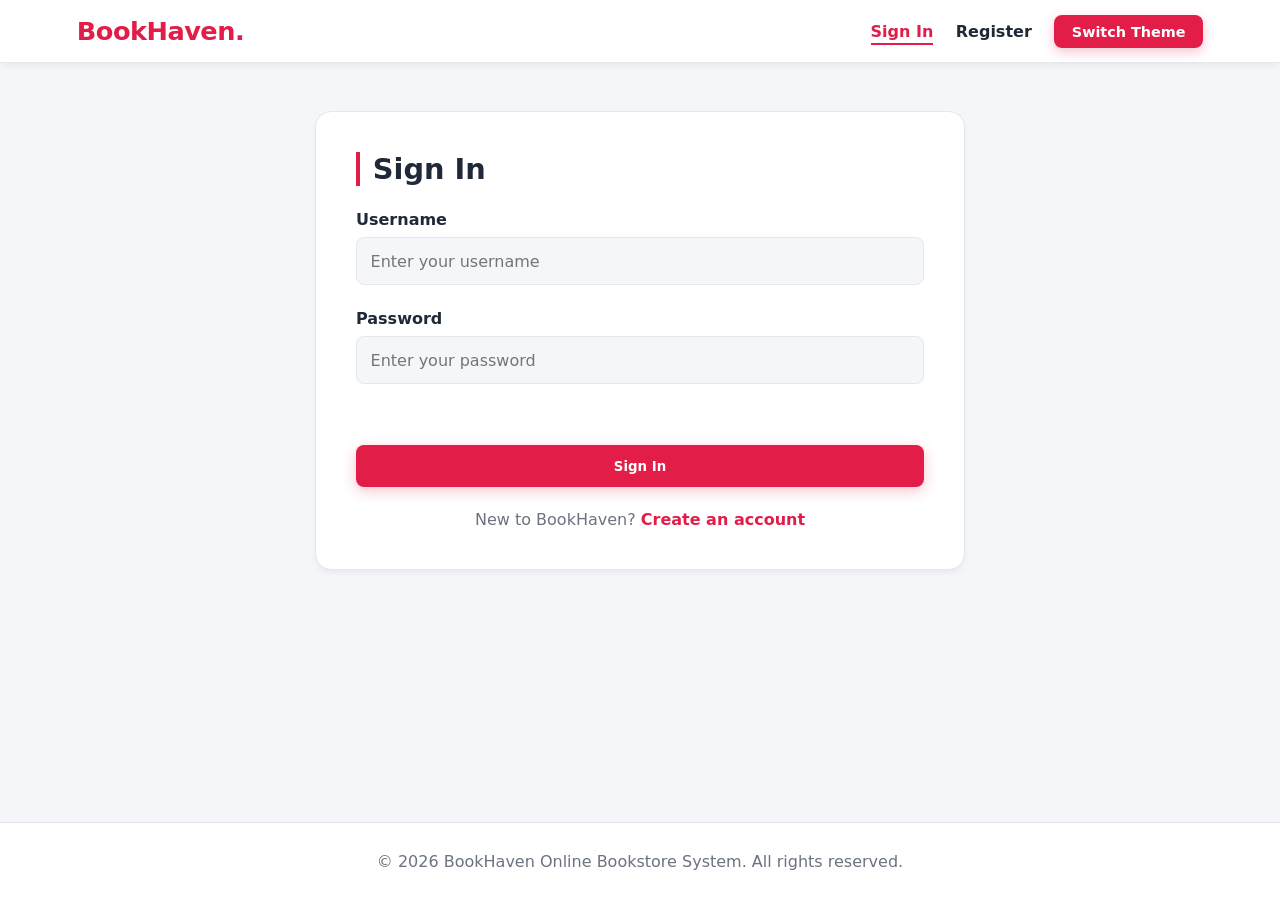
<file: index.html>
<!DOCTYPE html>
<html lang="en">
<head>
    <meta charset="UTF-8">
    <meta name="viewport" content="width=device-width, initial-scale=1.0">
    <title>BookHaven | Home</title>
    <link rel="stylesheet" href="style.css">
    <script src="auth.js"></script>
</head>
<body>
    <input type="checkbox" id="theme-toggle">

    <div class="page-wrapper">
        <header>
            <a href="index.html" class="logo">BookHaven.</a>
            <nav>
                <ul>
                    <li><a href="index.html" class="active">Home</a></li>
                    <li><a href="catalog.html">Catalog</a></li>
                    <li><a href="book-details.html">Book Details</a></li>
                    <li><a href="contact.html">Contact</a></li>
                    <li><a href="cart.html" class="cart-link">Shopping Cart <span class="cart-count empty">0</span></a></li>
                    <li><a href="track-order.html" class="track-link">Track Order</a></li>
                    <li><label for="theme-toggle" class="theme-btn">Switch Theme</label></li>
                </ul>
            </nav>
        </header>

        <main>
            <section class="hero">
                <h1>Discover Your Next <span>Great Read</span></h1>
                <p>Browse curated bestsellers, technical masterpieces, and timeless classics with instant availability tracking.</p>
                <div style="display: flex; gap: 1rem; justify-content: center; flex-wrap: wrap;">
                    <a href="catalog.html" class="btn-primary">Explore Catalog</a>
                    <a href="book-details.html" id="featured-link" class="btn-outline">Featured Book Details</a>
                </div>
            </section>

            <section class="features-bar">
                <div class="feature-item">
                    <h3>Fast Delivery</h3>
                    <p>Get your favorite books delivered to your doorstep within 48 hours.</p>
                </div>
                <div class="feature-item">
                    <h3>Live Inventory</h3>
                    <p>Real-time stock availability on every title in our catalog.</p>
                </div>
                <div class="feature-item">
                    <h3>Curated Selection</h3>
                    <p>Handpicked titles across programming, fiction, and self-growth.</p>
                </div>
            </section>

            <div class="section-header">
                <h2 class="section-title">Trending Books</h2>
                <a href="catalog.html" style="color: #e11d48; font-weight: 600; text-decoration: none;">View All &rarr;</a>
            </div>

            <div class="books-grid" id="trending-grid"></div>
        </main>

        <footer>
            <p>&copy; 2026 BookHaven Online Bookstore System. All rights reserved.</p>
        </footer>
    </div>
    <script src="bookhaven.js"></script>
</body>
</html>
</file>
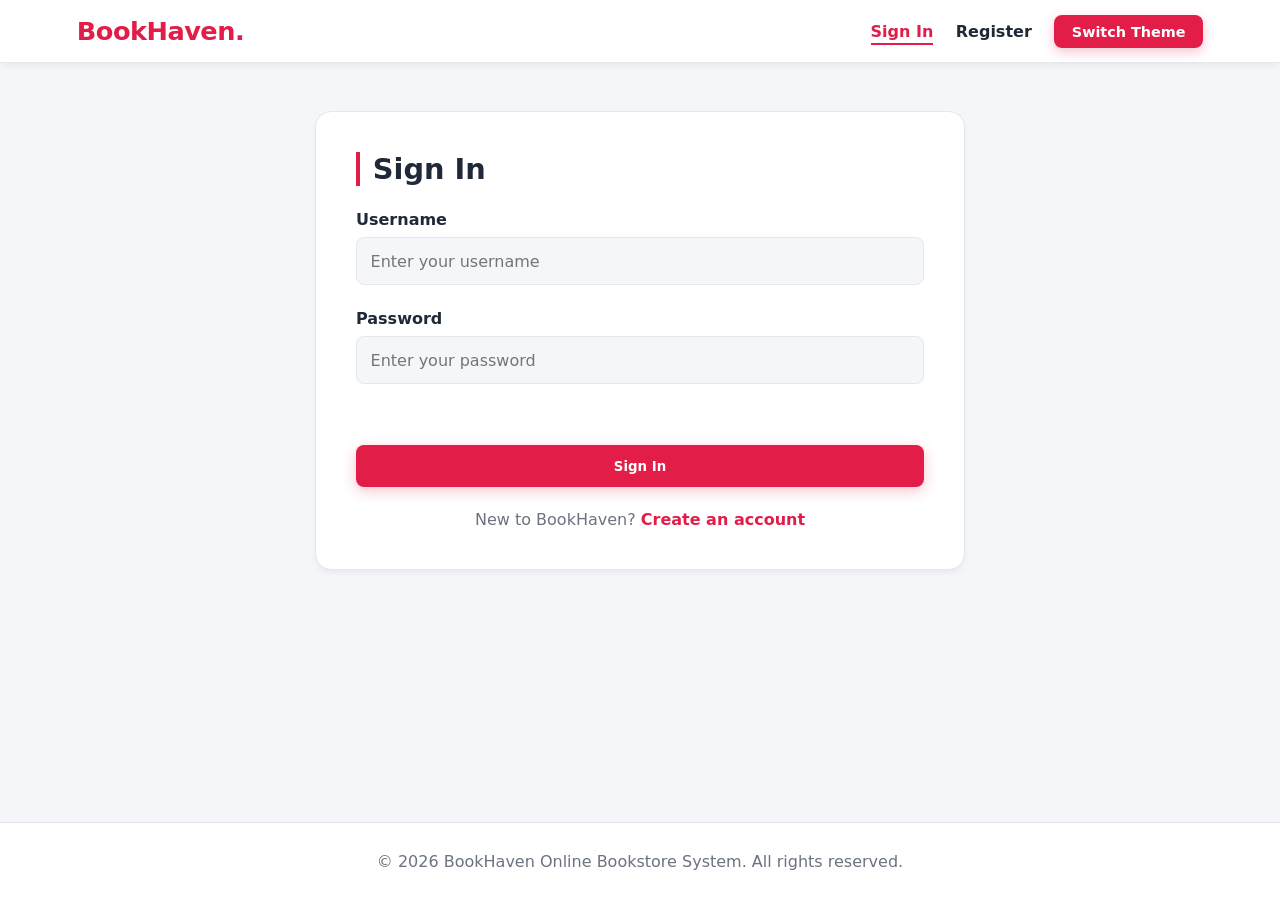
<file: cart.html>
<!DOCTYPE html>
<html lang="en">
<head>
    <meta charset="UTF-8">
    <meta name="viewport" content="width=device-width, initial-scale=1.0">
    <title>BookHaven | Shopping Cart</title>
    <link rel="stylesheet" href="style.css">
    <script src="auth.js"></script>
</head>
<body>
    <input type="checkbox" id="theme-toggle">

    <div class="page-wrapper">
        <header>
            <a href="index.html" class="logo">BookHaven.</a>
            <nav>
                <ul>
                    <li><a href="index.html">Home</a></li>
                    <li><a href="catalog.html">Catalog</a></li>
                    <li><a href="book-details.html">Book Details</a></li>
                    <li><a href="contact.html">Contact</a></li>
                    <li><a href="cart.html" class="cart-link active">Shopping Cart <span class="cart-count empty">0</span></a></li>
                    <li><a href="track-order.html" class="track-link">Track Order</a></li>
                    <li><label for="theme-toggle" class="theme-btn">Switch Theme</label></li>
                </ul>
            </nav>
        </header>

        <main>
            <h2 class="section-title" style="margin-bottom: 1.5rem;">Shopping Cart</h2>
            <div id="cart-root"></div>
        </main>

        <footer>
            <p>&copy; 2026 BookHaven Online Bookstore System. All rights reserved.</p>
        </footer>
    </div>
    <script src="bookhaven.js"></script>
</body>
</html>
</file>
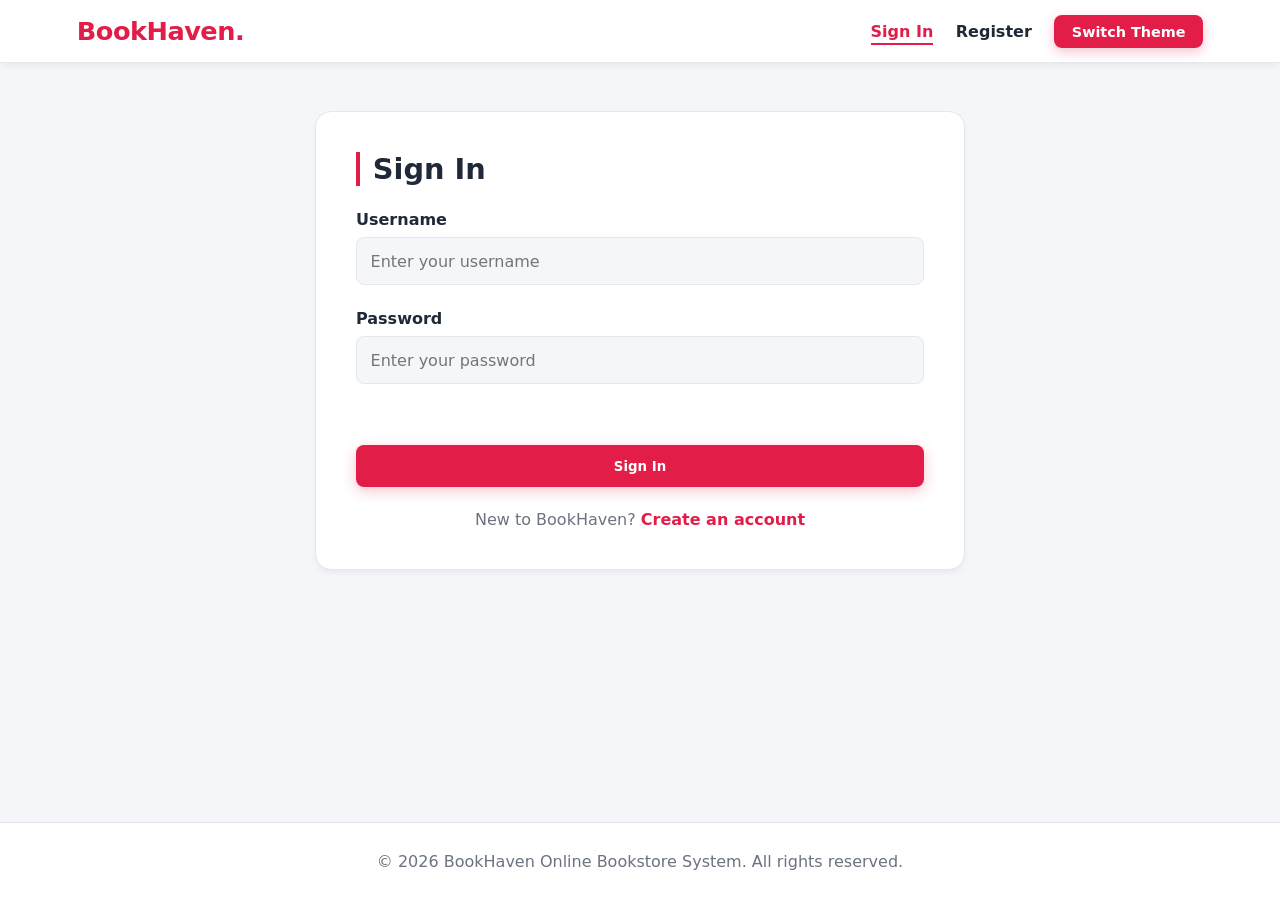
<file: catalog.html>
<!DOCTYPE html>
<html lang="en">
<head>
    <meta charset="UTF-8">
    <meta name="viewport" content="width=device-width, initial-scale=1.0">
    <title>BookHaven | Book Catalog</title>
    <link rel="stylesheet" href="style.css">
    <script src="auth.js"></script>
</head>
<body>
    <input type="checkbox" id="theme-toggle">

    <div class="page-wrapper">
        <header>
            <a href="index.html" class="logo">BookHaven.</a>
            <nav>
                <ul>
                    <li><a href="index.html">Home</a></li>
                    <li><a href="catalog.html" class="active">Catalog</a></li>
                    <li><a href="book-details.html">Book Details</a></li>
                    <li><a href="contact.html">Contact</a></li>
                    <li><a href="cart.html" class="cart-link">Shopping Cart <span class="cart-count empty">0</span></a></li>
                    <li><a href="track-order.html" class="track-link">Track Order</a></li>
                    <li><label for="theme-toggle" class="theme-btn">Switch Theme</label></li>
                </ul>
            </nav>
        </header>

        <main>
            <h2 class="section-title" style="margin-bottom: 1.5rem;">Book Catalog</h2>

            <input type="radio" name="category" id="filter-all" class="filter-radios" checked>
            <input type="radio" name="category" id="filter-prog" class="filter-radios">
            <input type="radio" name="category" id="filter-scifi" class="filter-radios">
            <input type="radio" name="category" id="filter-self" class="filter-radios">

            <div class="catalog-controls">
                <div class="search-box">
                    <input type="text" id="book-search" placeholder="Search by book title or author..." autocomplete="off">
                    <button type="button" id="search-btn" class="btn-primary" style="padding: 0.7rem 1.2rem;">Search</button>
                </div>

                <div class="filter-labels">
                    <label for="filter-all">All Books</label>
                    <label for="filter-prog">Programming</label>
                    <label for="filter-scifi">Sci-Fi</label>
                    <label for="filter-self">Self-Development</label>
                </div>
            </div>

            <div class="books-grid" id="catalog-grid"></div>

            <p id="no-results" class="no-results" hidden>No books found.</p>
        </main>

        <footer>
            <p>&copy; 2026 BookHaven Online Bookstore System. All rights reserved.</p>
        </footer>
    </div>
    <script src="bookhaven.js"></script>
</body>
</html>
</file>
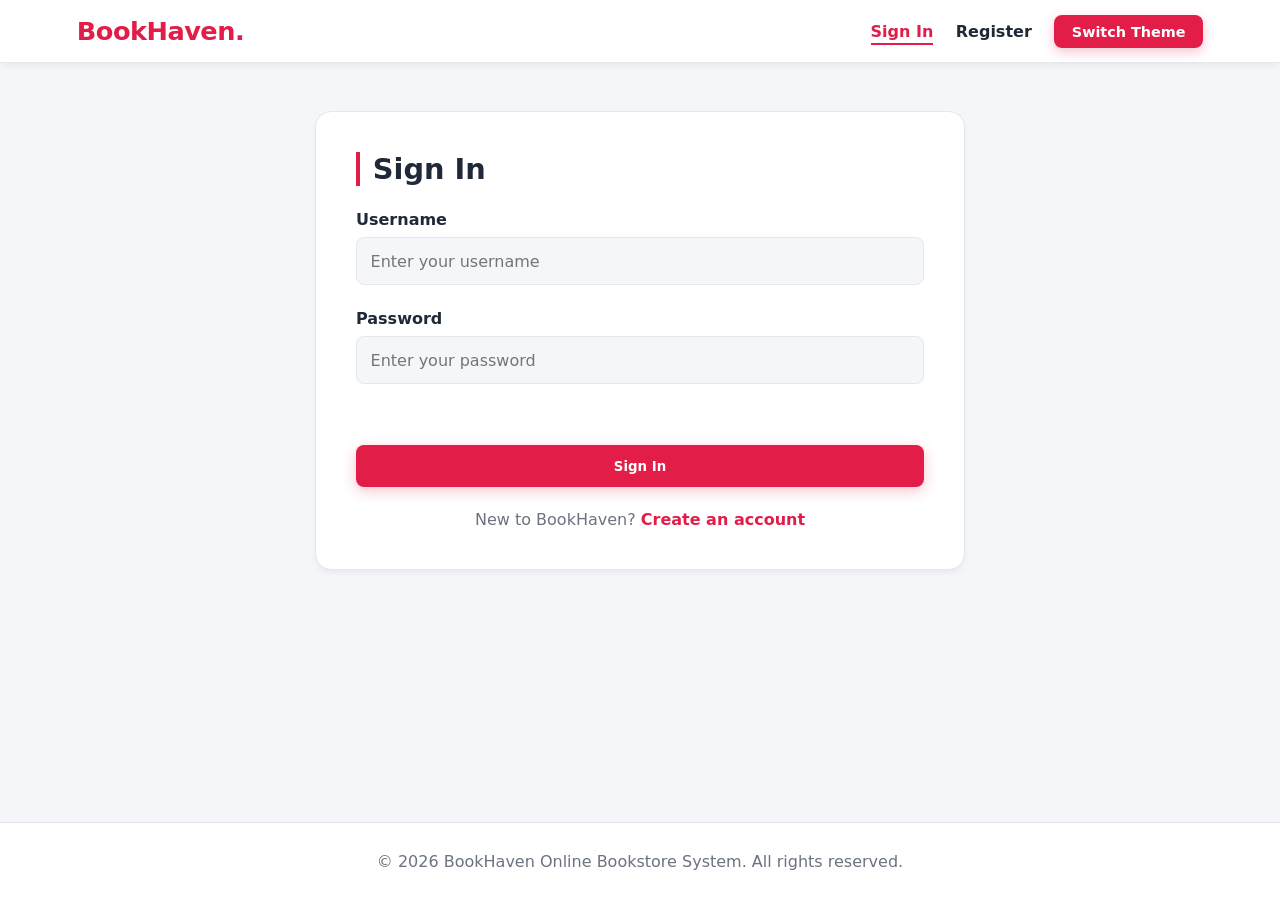
<file: contact.html>
<!DOCTYPE html>
<html lang="en">
<head>
    <meta charset="UTF-8">
    <meta name="viewport" content="width=device-width, initial-scale=1.0">
    <title>BookHaven | Contact</title>
    <link rel="stylesheet" href="style.css">
    <script src="auth.js"></script>
</head>
<body>
    <input type="checkbox" id="theme-toggle">

    <div class="page-wrapper">
        <header>
            <a href="index.html" class="logo">BookHaven.</a>
            <nav>
                <ul>
                    <li><a href="index.html">Home</a></li>
                    <li><a href="catalog.html">Catalog</a></li>
                    <li><a href="book-details.html">Book Details</a></li>
                    <li><a href="contact.html" class="active">Contact</a></li>
                    <li><a href="cart.html" class="cart-link">Shopping Cart <span class="cart-count empty">0</span></a></li>
                    <li><a href="track-order.html" class="track-link">Track Order</a></li>
                    <li><label for="theme-toggle" class="theme-btn">Switch Theme</label></li>
                </ul>
            </nav>
        </header>

        <main>
            <div class="contact-container">
                <h2 class="section-title" style="margin-bottom: 1.5rem;">Contact Us</h2>
                <form id="contact-form" action="#" method="post">
                    <div class="form-group">
                        <label for="name">Full Name</label>
                        <input type="text" id="name" name="name" placeholder="Enter your name" required>
                    </div>
                    <div class="form-group">
                        <label for="email">Email Address</label>
                        <input type="email" id="email" name="email" placeholder="Enter your email" required>
                    </div>
                    <div class="form-group">
                        <label for="subject">Book Inquiry / Subject</label>
                        <input type="text" id="subject" name="subject" placeholder="Looking for a specific book?" required>
                    </div>
                    <div class="form-group">
                        <label for="message">Message</label>
                        <textarea id="message" name="message" rows="5" placeholder="Write your message here..." required></textarea>
                    </div>
                    <p id="contact-status" role="status" class="form-success"></p>
                    <button type="submit" class="btn-primary" style="width: 100%;">Send Message</button>
                </form>
            </div>
        </main>

        <footer>
            <p>&copy; 2026 BookHaven Online Bookstore System. All rights reserved.</p>
        </footer>
    </div>
    <script src="bookhaven.js"></script>
</body>
</html>
</file>
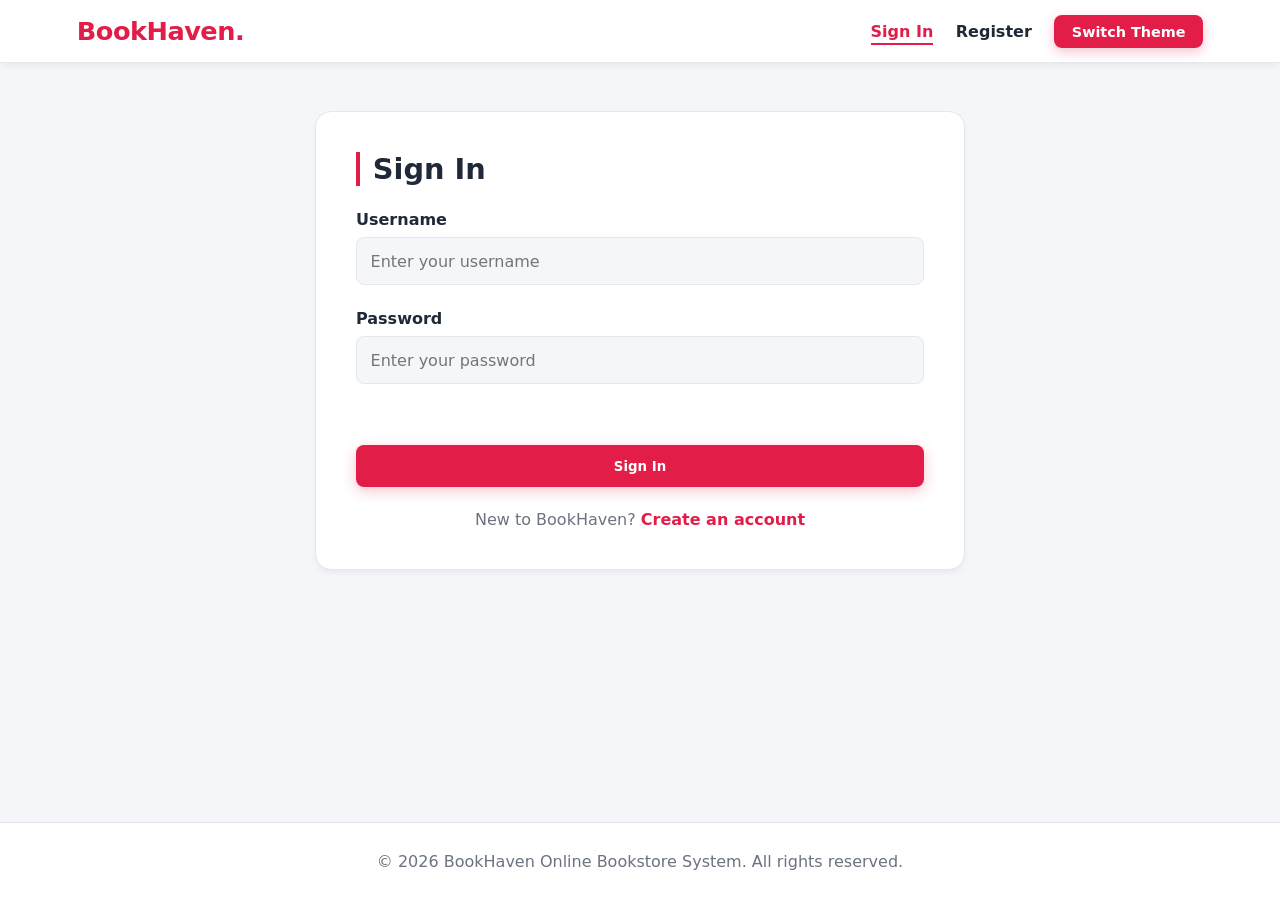
<file: dashboard.html>
<!DOCTYPE html>
<html lang="en">
<head>
    <meta charset="UTF-8">
    <meta name="viewport" content="width=device-width, initial-scale=1.0">
    <title>BookHaven | Admin Dashboard</title>
    <link rel="stylesheet" href="style.css">
    <script src="auth.js"></script>
</head>
<body>
    <input type="checkbox" id="theme-toggle">

    <div class="page-wrapper">
        <header>
            <a href="index.html" class="logo">BookHaven.</a>
            <nav>
                <ul>
                    <li><a href="index.html">Home</a></li>
                    <li><a href="catalog.html">Catalog</a></li>
                    <li><a href="book-details.html">Book Details</a></li>
                    <li><a href="contact.html">Contact</a></li>
                    <li><a href="cart.html" class="cart-link">Shopping Cart <span class="cart-count empty">0</span></a></li>
                    <li><a href="track-order.html" class="track-link">Track Order</a></li>
                    <li><label for="theme-toggle" class="theme-btn">Switch Theme</label></li>
                </ul>
            </nav>
        </header>

        <main>
            <div class="section-header">
                <h2 class="section-title">Admin Dashboard</h2>
                <button type="button" id="reset-books" class="btn-outline" style="padding: 0.5rem 1.2rem;">Restore default books</button>
            </div>

            <div class="dash-stats" id="dash-stats"></div>

            <section class="dash-card">
                <h3 id="form-title">Add a New Book</h3>
                <form id="book-form" novalidate>
                    <input type="hidden" id="f-id">
                    <div class="dash-form-grid">
                        <div class="form-group"><label for="f-title">Title</label><input type="text" id="f-title" placeholder="e.g. Clean Code"></div>
                        <div class="form-group"><label for="f-subtitle">Subtitle (optional)</label><input type="text" id="f-subtitle"></div>
                        <div class="form-group"><label for="f-author">Author</label><input type="text" id="f-author"></div>
                        <div class="form-group"><label for="f-category">Category</label><select id="f-category"></select></div>
                        <div class="form-group"><label for="f-price">Price ($)</label><input type="number" id="f-price" min="0" step="0.01"></div>
                        <div class="form-group"><label for="f-stock">Stock (copies)</label><input type="number" id="f-stock" min="0" step="1"></div>
                        <div class="form-group"><label for="f-pages">Pages</label><input type="text" id="f-pages"></div>
                        <div class="form-group"><label for="f-language">Language</label><input type="text" id="f-language" placeholder="English"></div>
                        <div class="form-group"><label for="f-isbn">ISBN</label><input type="text" id="f-isbn"></div>
                        <div class="form-group"><label for="f-color">Cover color</label><select id="f-color"></select></div>
                    </div>
                    <div class="form-group"><label for="f-desc">Description</label><textarea id="f-desc" rows="3"></textarea></div>
                    <label class="check"><input type="checkbox" id="f-featured"> Show on the home page (Trending Books)</label>
                    <p class="form-error" id="f-error"></p>
                    <div class="dash-actions">
                        <button type="submit" class="btn-primary" id="f-submit">Add Book</button>
                        <button type="button" class="btn-outline" id="f-cancel" hidden>Cancel edit</button>
                    </div>
                </form>
            </section>

            <section class="dash-card">
                <h3>Inventory</h3>
                <div class="table-wrap">
                    <table class="dash-table" id="books-table">
                        <thead>
                            <tr><th></th><th>Book</th><th>Category</th><th>Price</th><th>Stock</th><th>Actions</th></tr>
                        </thead>
                        <tbody></tbody>
                    </table>
                </div>
            </section>

            <section class="dash-card">
                <h3>Customer Messages</h3>
                <div id="messages-list"></div>
            </section>
        </main>

        <footer>
            <p>&copy; 2026 BookHaven Online Bookstore System. All rights reserved.</p>
        </footer>
    </div>
    <script src="bookhaven.js"></script>
    <script src="dashboard.js"></script>
</body>
</html>
</file>
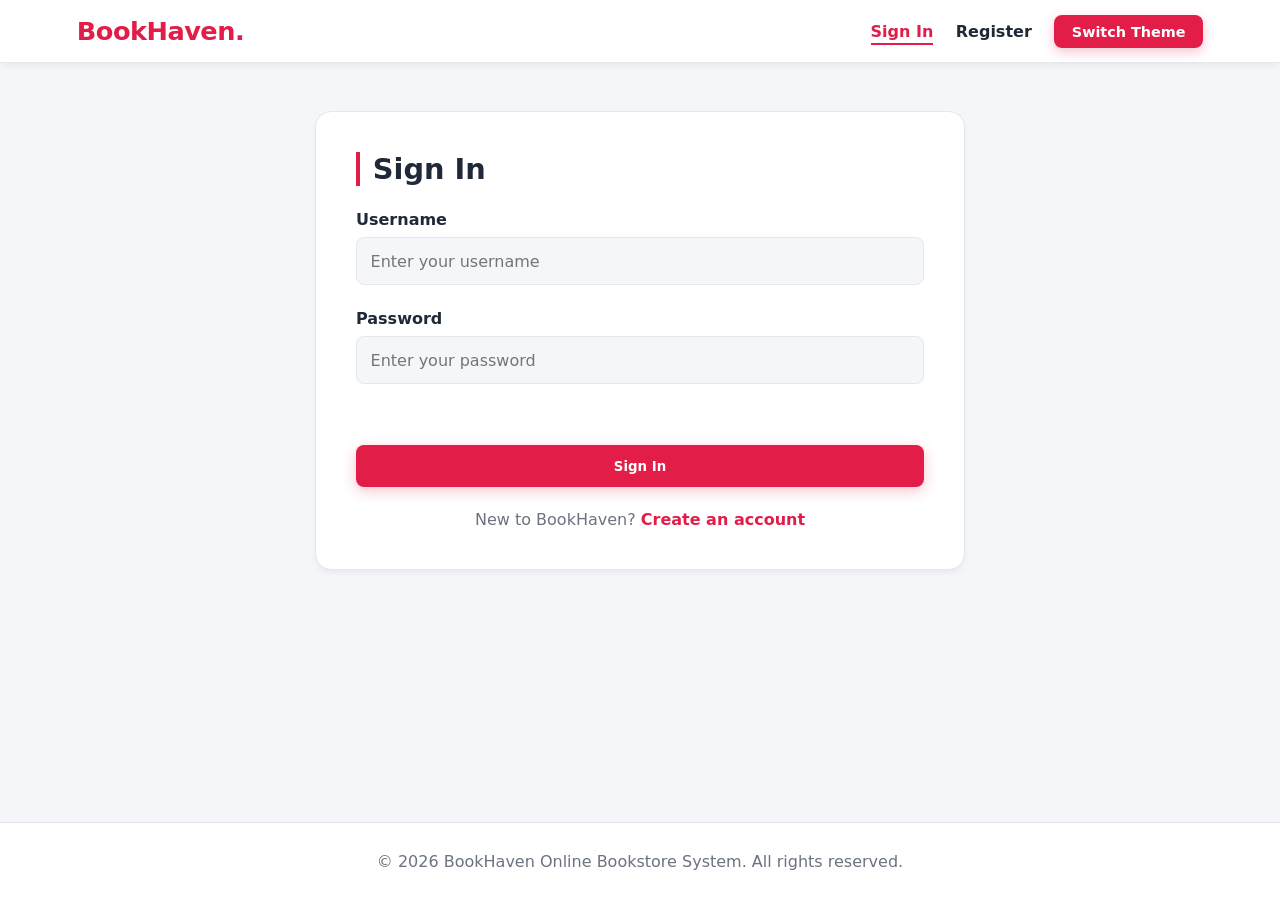
<file: login.html>
<!DOCTYPE html>
<html lang="en">
<head>
    <meta charset="UTF-8">
    <meta name="viewport" content="width=device-width, initial-scale=1.0">
    <title>BookHaven | Sign In</title>
    <link rel="stylesheet" href="style.css">
    <script src="auth.js"></script>
</head>
<body>
    <input type="checkbox" id="theme-toggle">

    <div class="page-wrapper">
        <header>
            <a href="index.html" class="logo">BookHaven.</a>
            <nav>
                <ul>
                    <li><a href="login.html" class="active">Sign In</a></li>
                    <li><a href="register.html">Register</a></li>
                    <li><label for="theme-toggle" class="theme-btn">Switch Theme</label></li>
                </ul>
            </nav>
        </header>

        <main>
            <div class="contact-container">
                <h2 class="section-title" style="margin-bottom: 1.5rem;">Sign In</h2>
                <form id="login-form" novalidate>
                    <div class="form-group">
                        <label for="username">Username</label>
                        <input type="text" id="username" name="username" placeholder="Enter your username" autocomplete="username" required>
                    </div>
                    <div class="form-group">
                        <label for="password">Password</label>
                        <input type="password" id="password" name="password" placeholder="Enter your password" autocomplete="current-password" required>
                    </div>
                    <p class="form-error" id="form-error"></p>
                    <button type="submit" class="btn-primary" style="width: 100%;">Sign In</button>
                </form>
                <p class="form-note">New to BookHaven? <a href="register.html">Create an account</a></p>
            </div>
        </main>

        <footer>
            <p>&copy; 2026 BookHaven Online Bookstore System. All rights reserved.</p>
        </footer>
    </div>
</body>
</html>
</file>
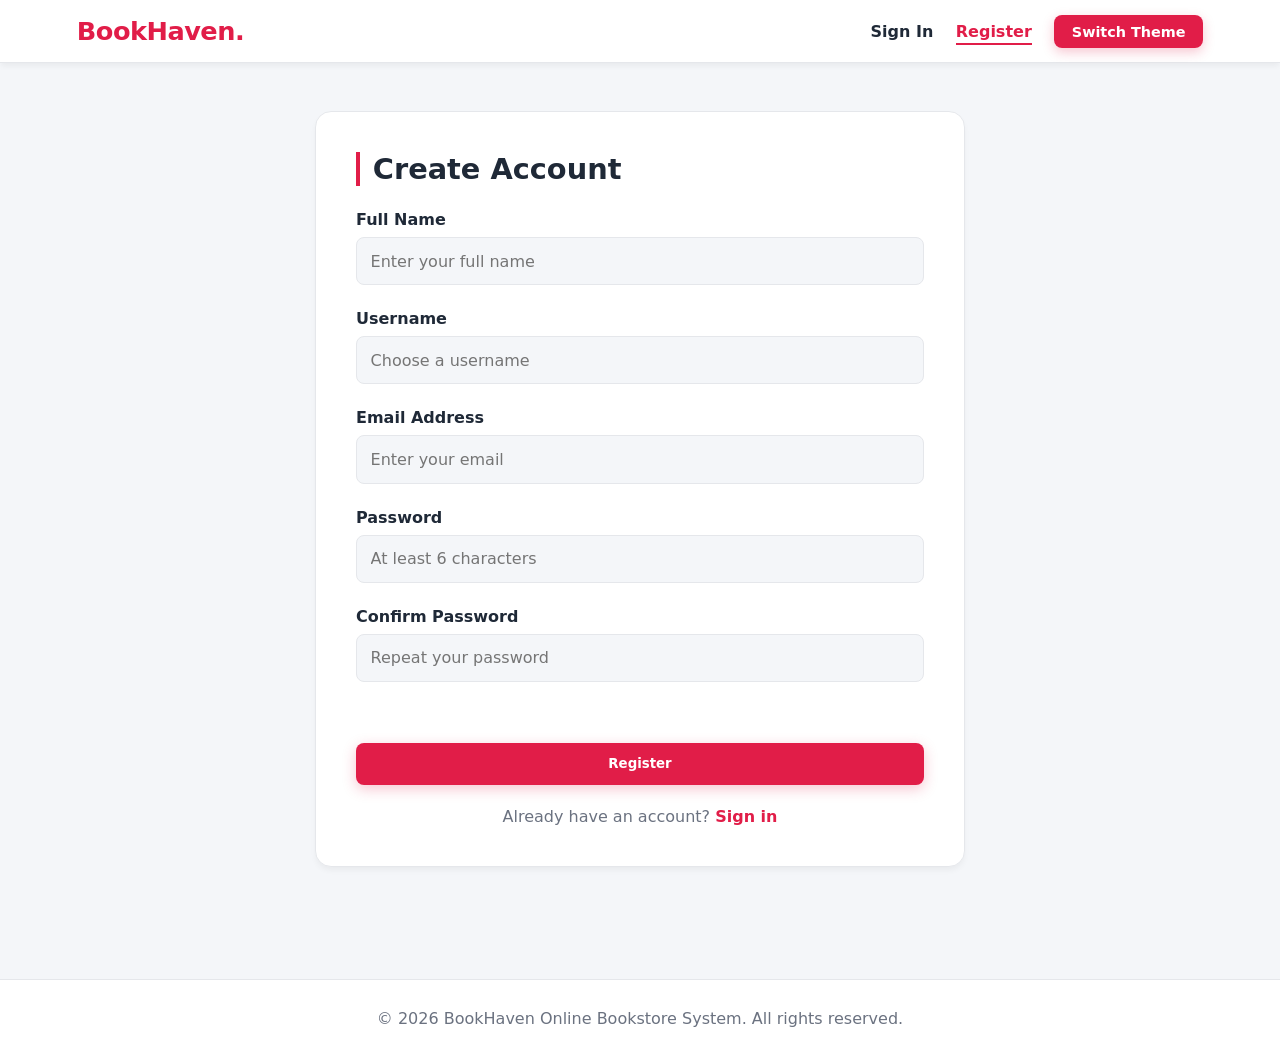
<file: register.html>
<!DOCTYPE html>
<html lang="en">
<head>
    <meta charset="UTF-8">
    <meta name="viewport" content="width=device-width, initial-scale=1.0">
    <title>BookHaven | Register</title>
    <link rel="stylesheet" href="style.css">
    <script src="auth.js"></script>
</head>
<body>
    <input type="checkbox" id="theme-toggle">

    <div class="page-wrapper">
        <header>
            <a href="index.html" class="logo">BookHaven.</a>
            <nav>
                <ul>
                    <li><a href="login.html">Sign In</a></li>
                    <li><a href="register.html" class="active">Register</a></li>
                    <li><label for="theme-toggle" class="theme-btn">Switch Theme</label></li>
                </ul>
            </nav>
        </header>

        <main>
            <div class="contact-container">
                <h2 class="section-title" style="margin-bottom: 1.5rem;">Create Account</h2>
                <form id="register-form" novalidate>
                    <div class="form-group">
                        <label for="name">Full Name</label>
                        <input type="text" id="name" name="name" placeholder="Enter your full name" autocomplete="name" required>
                    </div>
                    <div class="form-group">
                        <label for="username">Username</label>
                        <input type="text" id="username" name="username" placeholder="Choose a username" autocomplete="username" required>
                    </div>
                    <div class="form-group">
                        <label for="email">Email Address</label>
                        <input type="email" id="email" name="email" placeholder="Enter your email" autocomplete="email" required>
                    </div>
                    <div class="form-group">
                        <label for="password">Password</label>
                        <input type="password" id="password" name="password" placeholder="At least 6 characters" autocomplete="new-password" required>
                    </div>
                    <div class="form-group">
                        <label for="confirm">Confirm Password</label>
                        <input type="password" id="confirm" name="confirm" placeholder="Repeat your password" autocomplete="new-password" required>
                    </div>
                    <p class="form-error" id="form-error"></p>
                    <button type="submit" class="btn-primary" style="width: 100%;">Register</button>
                </form>
                <p class="form-note">Already have an account? <a href="login.html">Sign in</a></p>
            </div>
        </main>

        <footer>
            <p>&copy; 2026 BookHaven Online Bookstore System. All rights reserved.</p>
        </footer>
    </div>
</body>
</html>
</file>
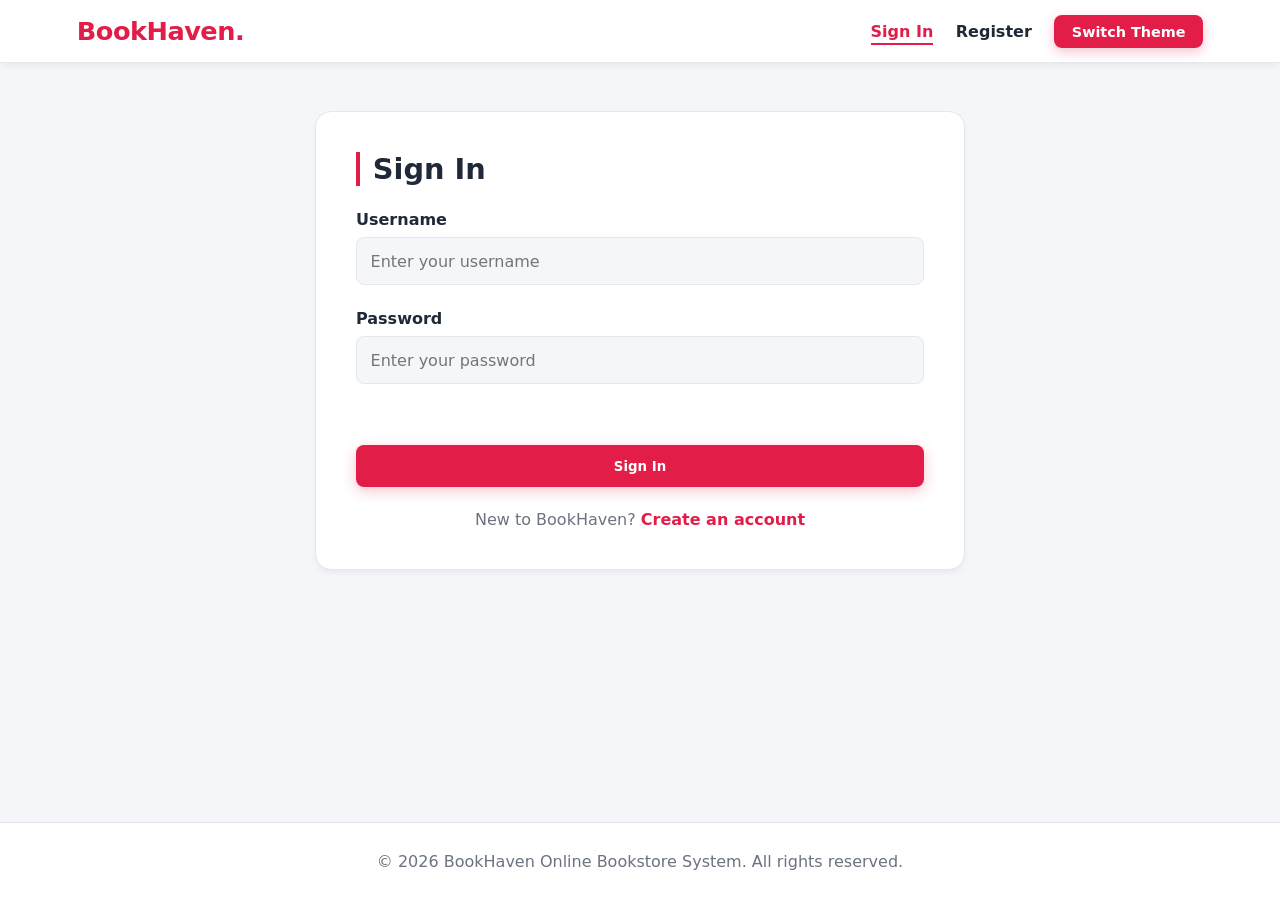
<file: track-order.html>
<!DOCTYPE html>
<html lang="en">
<head>
    <meta charset="UTF-8">
    <meta name="viewport" content="width=device-width, initial-scale=1.0">
    <title>BookHaven | Track Order</title>
    <link rel="stylesheet" href="style.css">
    <script src="auth.js"></script>
</head>
<body>
    <input type="checkbox" id="theme-toggle">

    <div class="page-wrapper">
        <header>
            <a href="index.html" class="logo">BookHaven.</a>
            <nav>
                <ul>
                    <li><a href="index.html">Home</a></li>
                    <li><a href="catalog.html">Catalog</a></li>
                    <li><a href="book-details.html">Book Details</a></li>
                    <li><a href="contact.html">Contact</a></li>
                    <li><a href="cart.html" class="cart-link">Shopping Cart <span class="cart-count empty">0</span></a></li>
                    <li><a href="track-order.html" class="track-link active">Track Order</a></li>
                    <li><label for="theme-toggle" class="theme-btn">Switch Theme</label></li>
                </ul>
            </nav>
        </header>

        <main>
            <h2 class="section-title" style="margin-bottom: 1.5rem;">Track Your Orders</h2>
            <div id="track-root"></div>
        </main>

        <footer>
            <p>&copy; 2026 BookHaven Online Bookstore System. All rights reserved.</p>
        </footer>
    </div>
    <script src="bookhaven.js"></script>
</body>
</html>
</file>
<file: style.css>
#theme-toggle {
    display: none;
}

#theme-toggle:checked ~ .page-wrapper {
    background-color: #0f172a;
    color: #f8fafc;
}

#theme-toggle:checked ~ .page-wrapper header {
    background-color: #1e293b;
    border-color: #334155;
}

#theme-toggle:checked ~ .page-wrapper nav a {
    color: #f8fafc;
}

#theme-toggle:checked ~ .page-wrapper .theme-btn {
    background-color: #fb7185;
}

#theme-toggle:checked ~ .page-wrapper .theme-btn:hover {
    background-color: #f43f5e;
    box-shadow: 0 4px 12px rgba(251, 113, 133, 0.3);
}

#theme-toggle:checked ~ .page-wrapper .hero {
    background: linear-gradient(135deg, #1e293b 0%, #0f172a 100%);
    border-color: #334155;
}

#theme-toggle:checked ~ .page-wrapper .hero p,
#theme-toggle:checked ~ .page-wrapper .book-author,
#theme-toggle:checked ~ .page-wrapper footer {
    color: #94a3b8;
}

#theme-toggle:checked ~ .page-wrapper .feature-item,
#theme-toggle:checked ~ .page-wrapper .catalog-controls,
#theme-toggle:checked ~ .page-wrapper .book-card,
#theme-toggle:checked ~ .page-wrapper .details-wrapper,
#theme-toggle:checked ~ .page-wrapper .contact-container {
    background-color: #1e293b;
    border-color: #334155;
}

#theme-toggle:checked ~ .page-wrapper .feature-item p {
    color: #94a3b8;
}

#theme-toggle:checked ~ .page-wrapper .search-box input,
#theme-toggle:checked ~ .page-wrapper .filter-labels label,
#theme-toggle:checked ~ .page-wrapper .spec-box,
#theme-toggle:checked ~ .page-wrapper .form-group input,
#theme-toggle:checked ~ .page-wrapper .form-group textarea,
#theme-toggle:checked ~ .page-wrapper .qty-input {
    background-color: #0f172a;
    border-color: #334155;
    color: #f8fafc;
}

#theme-toggle:checked ~ .page-wrapper .price {
    color: #f8fafc;
}

#theme-toggle:checked ~ .page-wrapper .details-specs {
    background-color: #0f172a;
    border-color: #334155;
}

* {
    margin: 0;
    padding: 0;
    box-sizing: border-box;
    font-family: 'Segoe UI', system-ui, -apple-system, sans-serif;
}

@keyframes fadeInUp {
    from {
        opacity: 0;
        transform: translateY(25px);
    }
    to {
        opacity: 1;
        transform: translateY(0);
    }
}

.page-wrapper {
    background-color: #f4f6f9;
    color: #1f2937;
    min-height: 100vh;
    display: flex;
    flex-direction: column;
    transition: background-color 0.4s cubic-bezier(0.4, 0, 0.2, 1), color 0.4s ease;
}

header {
    background-color: #ffffff;
    border-bottom: 1px solid #e5e7eb;
    padding: 1rem 6%;
    display: flex;
    justify-content: space-between;
    align-items: center;
    position: sticky;
    top: 0;
    z-index: 100;
    box-shadow: 0 4px 6px -1px rgba(0, 0, 0, 0.05);
    transition: background-color 0.4s ease, border-color 0.4s ease;
}

.logo {
    font-size: 1.6rem;
    font-weight: 800;
    color: #e11d48;
    text-decoration: none;
    letter-spacing: -0.5px;
    transition: transform 0.3s ease;
}

.logo:hover {
    transform: scale(1.05);
}

nav ul {
    list-style: none;
    display: flex;
    gap: 2rem;
    align-items: center;
}

nav a {
    text-decoration: none;
    color: #1f2937;
    font-weight: 600;
    position: relative;
    padding: 0.3rem 0;
    transition: color 0.3s ease;
}

nav a::after {
    content: '';
    position: absolute;
    bottom: 0;
    left: 0;
    width: 0;
    height: 2.5px;
    background-color: #e11d48;
    transition: width 0.3s cubic-bezier(0.4, 0, 0.2, 1);
}

nav a:hover::after,
nav a.active::after {
    width: 100%;
}

nav a:hover,
nav a.active {
    color: #e11d48;
}

.theme-btn {
    background-color: #e11d48;
    color: #ffffff;
    padding: 0.55rem 1.1rem;
    border-radius: 8px;
    cursor: pointer;
    font-size: 0.9rem;
    font-weight: 600;
    user-select: none;
    transition: all 0.3s ease;
    box-shadow: 0 4px 12px rgba(225, 29, 72, 0.25);
}

.theme-btn:hover {
    background-color: #be123c;
    transform: translateY(-2px);
}

main {
    flex: 1;
    padding: 3rem 6%;
    max-width: 1250px;
    width: 100%;
    margin: 0 auto;
    animation: fadeInUp 0.6s ease-out forwards;
}

.hero {
    text-align: center;
    padding: 4.5rem 2rem;
    background: linear-gradient(135deg, #ffffff 0%, #f4f6f9 100%);
    border: 1px solid #e5e7eb;
    border-radius: 16px;
    box-shadow: 0 4px 6px -1px rgba(0, 0, 0, 0.05);
    margin-bottom: 3rem;
    transition: transform 0.3s ease, box-shadow 0.3s ease;
}

.hero:hover {
    box-shadow: 0 20px 25px -5px rgba(0, 0, 0, 0.1);
}

.hero h1 {
    font-size: 2.8rem;
    margin-bottom: 1rem;
    font-weight: 800;
}

.hero h1 span {
    color: #e11d48;
}

.hero p {
    color: #6b7280;
    font-size: 1.15rem;
    max-width: 620px;
    margin: 0 auto 2rem;
    line-height: 1.6;
}

.btn-primary {
    display: inline-block;
    background-color: #e11d48;
    color: #fff;
    padding: 0.85rem 2rem;
    border-radius: 8px;
    text-decoration: none;
    font-weight: 600;
    border: none;
    cursor: pointer;
    transition: all 0.3s cubic-bezier(0.4, 0, 0.2, 1);
    box-shadow: 0 4px 14px rgba(225, 29, 72, 0.25);
}

.btn-primary:hover {
    background-color: #be123c;
    transform: translateY(-3px) scale(1.02);
    box-shadow: 0 8px 20px rgba(225, 29, 72, 0.25);
}

.btn-outline {
    display: inline-block;
    background-color: transparent;
    color: #e11d48;
    padding: 0.8rem 1.8rem;
    border-radius: 8px;
    text-decoration: none;
    font-weight: 600;
    border: 2px solid #e11d48;
    cursor: pointer;
    transition: all 0.3s ease;
}

.btn-outline:hover {
    background-color: #e11d48;
    color: #fff;
    transform: translateY(-3px);
}

.features-bar {
    display: grid;
    grid-template-columns: repeat(auto-fit, minmax(220px, 1fr));
    gap: 1.5rem;
    margin-bottom: 3.5rem;
}

.feature-item {
    background-color: #ffffff;
    padding: 1.5rem;
    border-radius: 12px;
    border: 1px solid #e5e7eb;
    text-align: center;
    transition: transform 0.3s ease, border-color 0.3s ease;
}

.feature-item:hover {
    transform: translateY(-5px);
    border-color: #e11d48;
}

.feature-item h3 {
    margin-bottom: 0.5rem;
    color: #e11d48;
}

.feature-item p {
    color: #6b7280;
    font-size: 0.9rem;
}

.section-header {
    display: flex;
    justify-content: space-between;
    align-items: center;
    margin-bottom: 2rem;
    flex-wrap: wrap;
    gap: 1rem;
}

.section-title {
    font-size: 1.8rem;
    border-left: 4px solid #e11d48;
    padding-left: 0.8rem;
}

.catalog-controls {
    display: flex;
    gap: 1rem;
    margin-bottom: 2.5rem;
    flex-wrap: wrap;
    align-items: center;
    justify-content: space-between;
    background-color: #ffffff;
    padding: 1.2rem;
    border-radius: 12px;
    border: 1px solid #e5e7eb;
}

.search-box {
    flex: 1;
    min-width: 250px;
    display: flex;
    gap: 0.5rem;
}

.search-box input {
    width: 100%;
    padding: 0.7rem 1rem;
    border-radius: 8px;
    border: 1px solid #e5e7eb;
    background-color: #f4f6f9;
    color: #1f2937;
    transition: border-color 0.3s ease;
}

.search-box input:focus {
    outline: none;
    border-color: #e11d48;
}

.filter-radios {
    display: none;
}

.filter-labels {
    display: flex;
    gap: 0.5rem;
    flex-wrap: wrap;
}

.filter-labels label {
    padding: 0.5rem 1rem;
    border-radius: 20px;
    background-color: #f4f6f9;
    border: 1px solid #e5e7eb;
    cursor: pointer;
    font-size: 0.9rem;
    font-weight: 600;
    transition: all 0.3s ease;
}

.filter-labels label:hover {
    border-color: #e11d48;
    color: #e11d48;
}

#filter-all:checked ~ .catalog-controls label[for="filter-all"],
#filter-prog:checked ~ .catalog-controls label[for="filter-prog"],
#filter-scifi:checked ~ .catalog-controls label[for="filter-scifi"],
#filter-self:checked ~ .catalog-controls label[for="filter-self"] {
    background-color: #e11d48;
    color: #fff;
    border-color: #e11d48;
}

#filter-prog:checked ~ .books-grid .book-card:not([data-cat="prog"]),
#filter-scifi:checked ~ .books-grid .book-card:not([data-cat="scifi"]),
#filter-self:checked ~ .books-grid .book-card:not([data-cat="self"]) {
    display: none;
}

.books-grid {
    display: grid;
    grid-template-columns: repeat(auto-fill, minmax(260px, 1fr));
    gap: 2rem;
}

.book-card {
    background-color: #ffffff;
    border-radius: 14px;
    overflow: hidden;
    box-shadow: 0 4px 6px -1px rgba(0, 0, 0, 0.05);
    border: 1px solid #e5e7eb;
    display: flex;
    flex-direction: column;
    transition: all 0.35s cubic-bezier(0.4, 0, 0.2, 1);
}

.book-card:hover {
    transform: translateY(-10px);
    box-shadow: 0 20px 25px -5px rgba(0, 0, 0, 0.1);
    border-color: #e11d48;
}

.book-cover {
    height: 270px;
    display: flex;
    align-items: center;
    justify-content: center;
    color: #fff;
    font-weight: 800;
    font-size: 1.3rem;
    text-align: center;
    padding: 1.5rem;
    position: relative;
    overflow: hidden;
    transition: transform 0.4s ease;
}

.book-card:hover .book-cover {
    transform: scale(1.04);
}

.stock-badge {
    position: absolute;
    top: 12px;
    right: 12px;
    background-color: #dcfce7;
    color: #166534;
    padding: 0.25rem 0.7rem;
    border-radius: 20px;
    font-size: 0.75rem;
    font-weight: 700;
}

.book-info {
    padding: 1.4rem;
    display: flex;
    flex-direction: column;
    flex: 1;
}

.book-category {
    font-size: 0.78rem;
    color: #e11d48;
    font-weight: 700;
    text-transform: uppercase;
    letter-spacing: 0.5px;
    margin-bottom: 0.4rem;
}

.book-title {
    font-size: 1.2rem;
    margin-bottom: 0.3rem;
    font-weight: 700;
}

.book-author {
    color: #6b7280;
    font-size: 0.9rem;
    margin-bottom: 1.2rem;
}

.book-footer {
    margin-top: auto;
    display: flex;
    justify-content: space-between;
    align-items: center;
    padding-top: 1rem;
    border-top: 1px solid #e5e7eb;
}

.price {
    font-weight: 800;
    font-size: 1.2rem;
    color: #1f2937;
}

.details-wrapper {
    display: grid;
    grid-template-columns: 1fr 1.6fr;
    gap: 3rem;
    background-color: #ffffff;
    padding: 2.5rem;
    border-radius: 16px;
    border: 1px solid #e5e7eb;
    box-shadow: 0 4px 6px -1px rgba(0, 0, 0, 0.05);
}

@media (max-width: 768px) {
    .details-wrapper {
        grid-template-columns: 1fr;
    }
}

.details-cover {
    height: 420px;
    border-radius: 12px;
    background: linear-gradient(135deg, #1e3a8a, #3b82f6);
    display: flex;
    flex-direction: column;
    align-items: center;
    justify-content: center;
    color: #fff;
    padding: 2rem;
    text-align: center;
    box-shadow: 0 20px 25px -5px rgba(0, 0, 0, 0.1);
    transition: transform 0.4s ease;
}

.details-cover:hover {
    transform: scale(1.02) rotate(-1deg);
}

.details-cover h2 {
    font-size: 2rem;
    margin-bottom: 0.5rem;
}

.details-content {
    display: flex;
    flex-direction: column;
    justify-content: center;
}

.details-meta {
    display: flex;
    gap: 1rem;
    align-items: center;
    margin-bottom: 1rem;
}

.availability-tag {
    background-color: #dcfce7;
    color: #166534;
    padding: 0.35rem 0.9rem;
    border-radius: 20px;
    font-size: 0.85rem;
    font-weight: 700;
}

.details-title {
    font-size: 2.2rem;
    font-weight: 800;
    margin-bottom: 0.4rem;
}

.details-author {
    font-size: 1.1rem;
    color: #6b7280;
    margin-bottom: 1.2rem;
}

.details-price {
    font-size: 1.8rem;
    font-weight: 800;
    color: #e11d48;
    margin-bottom: 1.5rem;
}

.details-desc {
    color: #6b7280;
    line-height: 1.7;
    margin-bottom: 2rem;
    font-size: 1rem;
}

.details-specs {
    display: grid;
    grid-template-columns: repeat(3, 1fr);
    gap: 1rem;
    padding: 1rem;
    background-color: #f4f6f9;
    border-radius: 10px;
    margin-bottom: 2rem;
    border: 1px solid #e5e7eb;
}

.spec-box span {
    display: block;
    font-size: 0.8rem;
    color: #6b7280;
}

.spec-box strong {
    font-size: 0.95rem;
}

.details-actions {
    display: flex;
    gap: 1rem;
    align-items: center;
    flex-wrap: wrap;
}

.qty-input {
    width: 75px;
    padding: 0.8rem;
    border-radius: 8px;
    border: 1px solid #e5e7eb;
    background-color: #f4f6f9;
    color: #1f2937;
    font-size: 1rem;
    font-weight: bold;
    text-align: center;
}

.contact-container {
    max-width: 650px;
    margin: 0 auto;
    background-color: #ffffff;
    padding: 2.5rem;
    border-radius: 16px;
    box-shadow: 0 4px 6px -1px rgba(0, 0, 0, 0.05);
    border: 1px solid #e5e7eb;
}

.form-group {
    margin-bottom: 1.5rem;
}

.form-group label {
    display: block;
    margin-bottom: 0.5rem;
    font-weight: 600;
}

.form-group input,
.form-group textarea {
    width: 100%;
    padding: 0.85rem;
    border-radius: 8px;
    border: 1px solid #e5e7eb;
    background-color: #f4f6f9;
    color: #1f2937;
    font-size: 1rem;
    transition: border-color 0.3s ease, box-shadow 0.3s ease;
}

.form-group input:focus,
.form-group textarea:focus {
    outline: none;
    border-color: #e11d48;
    box-shadow: 0 0 0 3px rgba(225, 29, 72, 0.25);
}

footer {
    background-color: #ffffff;
    border-top: 1px solid #e5e7eb;
    text-align: center;
    padding: 1.8rem;
    color: #6b7280;
    margin-top: 4rem;
}

/* ---------- Search / catalog additions ---------- */
.search-hidden { display: none !important; }
[hidden] { display: none !important; }

.no-results {
    text-align: center;
    padding: 3rem 1rem;
    color: #6b7280;
    font-weight: 600;
}

.book-footer { flex-wrap: wrap; gap: 0.8rem; }
.book-footer .add-to-cart {
    flex: 1 1 100%;
    padding: 0.55rem 1rem;
    font-size: 0.88rem;
}
.btn-outline:disabled {
    border-color: #9ca3af;
    color: #9ca3af;
    cursor: not-allowed;
    transform: none;
    background: transparent;
}
.btn-outline:disabled:hover { background: transparent; color: #9ca3af; transform: none; }

/* ---------- Cart ---------- */
.cart-count {
    display: inline-block;
    min-width: 1.4rem;
    padding: 0.05rem 0.4rem;
    margin-left: 0.2rem;
    border-radius: 20px;
    background-color: #e11d48;
    color: #fff;
    font-size: 0.75rem;
    font-weight: 700;
    text-align: center;
}
.cart-count.empty { background-color: #9ca3af; }

.cart-layout {
    display: grid;
    grid-template-columns: 2fr 1fr;
    gap: 2rem;
    align-items: start;
}
@media (max-width: 860px) { .cart-layout { grid-template-columns: 1fr; } }

.cart-list { display: flex; flex-direction: column; gap: 1rem; }

.cart-item {
    display: grid;
    grid-template-columns: 70px 1fr auto auto auto;
    gap: 1rem;
    align-items: center;
    background-color: #ffffff;
    border: 1px solid #e5e7eb;
    border-radius: 12px;
    padding: 1rem;
}
@media (max-width: 640px) {
    .cart-item { grid-template-columns: 60px 1fr; }
}
.cart-thumb {
    width: 70px;
    height: 95px;
    border-radius: 8px;
    color: #fff;
    font-size: 0.7rem;
    font-weight: 700;
    display: flex;
    align-items: center;
    justify-content: center;
    text-align: center;
    padding: 0.3rem;
}
.cart-info h3 { font-size: 1.05rem; margin-bottom: 0.2rem; }
.cart-author, .cart-unit { color: #6b7280; font-size: 0.85rem; }

.cart-qty { display: flex; align-items: center; gap: 0.6rem; }
.qty-btn {
    width: 32px;
    height: 32px;
    border-radius: 8px;
    border: 1px solid #e5e7eb;
    background-color: #f4f6f9;
    color: inherit;
    font-size: 1.1rem;
    font-weight: 700;
    cursor: pointer;
    transition: all 0.2s ease;
}
.qty-btn:hover:not(:disabled) { border-color: #e11d48; color: #e11d48; }
.qty-btn:disabled { opacity: 0.4; cursor: not-allowed; }
.cart-qty-num { min-width: 1.5rem; text-align: center; font-weight: 700; }

.cart-line-total { font-weight: 800; min-width: 70px; text-align: right; }
.cart-remove {
    background: none;
    border: none;
    color: #e11d48;
    font-weight: 600;
    cursor: pointer;
}
.cart-remove:hover { text-decoration: underline; }

.cart-summary {
    background-color: #ffffff;
    border: 1px solid #e5e7eb;
    border-radius: 12px;
    padding: 1.5rem;
    position: sticky;
    top: 90px;
}
.cart-summary h3 { margin-bottom: 1rem; }
.summary-row { display: flex; justify-content: space-between; margin-bottom: 0.8rem; }
.summary-row.total {
    font-size: 1.25rem;
    font-weight: 800;
    padding-top: 0.8rem;
    border-top: 1px solid #e5e7eb;
    margin-bottom: 1.2rem;
}

.cart-empty {
    text-align: center;
    padding: 4rem 1rem;
    background-color: #ffffff;
    border: 1px solid #e5e7eb;
    border-radius: 16px;
}
.cart-empty h3 { font-size: 1.5rem; margin-bottom: 0.5rem; }
.cart-empty p { color: #6b7280; margin-bottom: 1.5rem; }

#cart-toast {
    position: fixed;
    bottom: 24px;
    left: 50%;
    transform: translate(-50%, 20px);
    background-color: #1f2937;
    color: #fff;
    padding: 0.8rem 1.4rem;
    border-radius: 10px;
    font-weight: 600;
    opacity: 0;
    pointer-events: none;
    transition: all 0.3s ease;
    z-index: 1000;
}
#cart-toast.show { opacity: 1; transform: translate(-50%, 0); }

/* dark theme for cart */
#theme-toggle:checked ~ .page-wrapper .cart-item,
#theme-toggle:checked ~ .page-wrapper .cart-summary,
#theme-toggle:checked ~ .page-wrapper .cart-empty {
    background-color: #1e293b;
    border-color: #334155;
}
#theme-toggle:checked ~ .page-wrapper .qty-btn {
    background-color: #0f172a;
    border-color: #334155;
    color: #f8fafc;
}
#theme-toggle:checked ~ .page-wrapper .summary-row.total { border-color: #334155; }
#theme-toggle:checked ~ .page-wrapper .cart-author,
#theme-toggle:checked ~ .page-wrapper .cart-unit,
#theme-toggle:checked ~ .page-wrapper .cart-empty p,
#theme-toggle:checked ~ .page-wrapper .no-results { color: #94a3b8; }


/* ---------- Header with more links ---------- */
header { flex-wrap: wrap; gap: 0.8rem; }
nav ul { flex-wrap: wrap; gap: 1.4rem; }

/* ---------- Order tracking ---------- */
.order-card {
    background-color: #ffffff;
    border: 1px solid #e5e7eb;
    border-radius: 14px;
    padding: 1.6rem;
    margin-bottom: 1.5rem;
    box-shadow: 0 4px 6px -1px rgba(0, 0, 0, 0.05);
}
.order-card.highlight { border-color: #e11d48; box-shadow: 0 0 0 3px rgba(225, 29, 72, 0.15); }
.order-head { display: flex; justify-content: space-between; align-items: flex-start; gap: 1rem; flex-wrap: wrap; }
.order-sub { color: #6b7280; font-size: 0.9rem; margin-top: 0.2rem; }
.order-pill {
    background-color: #fee2e2;
    color: #be123c;
    padding: 0.35rem 0.9rem;
    border-radius: 20px;
    font-size: 0.85rem;
    font-weight: 700;
}
.order-pill.delivered { background-color: #dcfce7; color: #166534; }
.order-items { list-style: none; margin: 1rem 0; color: #6b7280; font-size: 0.95rem; }
.order-items li { padding: 0.15rem 0; }

.route { position: relative; height: 34px; margin: 1.2rem 12px 0.2rem; }
.route-line {
    position: absolute;
    top: 50%;
    left: 0;
    right: 0;
    height: 6px;
    transform: translateY(-50%);
    background-color: #e5e7eb;
    border-radius: 6px;
    overflow: hidden;
}
.route-fill { height: 100%; width: 0; background-color: #e11d48; transition: width 1s linear; }
.route-pkg {
    position: absolute;
    top: 50%;
    transform: translate(-50%, -50%);
    font-size: 1.4rem;
    transition: left 1s linear;
}
.route-labels { display: flex; justify-content: space-between; font-size: 0.8rem; color: #6b7280; }
.order-eta { margin: 0.8rem 0 1.2rem; font-weight: 700; }

.timeline { list-style: none; border-top: 1px solid #e5e7eb; padding-top: 1.2rem; }
.step { display: flex; gap: 1rem; position: relative; padding-bottom: 1.1rem; opacity: 0.55; }
.step:last-child { padding-bottom: 0; }
.step::before {
    content: '';
    position: absolute;
    left: 10px;
    top: 22px;
    bottom: 0;
    width: 2px;
    background-color: #e5e7eb;
}
.step:last-child::before { display: none; }
.step-dot {
    flex: 0 0 22px;
    height: 22px;
    border-radius: 50%;
    border: 2px solid #9ca3af;
    background-color: transparent;
    display: flex;
    align-items: center;
    justify-content: center;
    color: #fff;
    font-size: 0.75rem;
    font-weight: 800;
}
.step.done { opacity: 1; }
.step.done::before { background-color: #e11d48; }
.step.done .step-dot { background-color: #e11d48; border-color: #e11d48; }
.step.done .step-dot::after { content: '\2713'; }
.step.next { opacity: 0.85; }
.step.next .step-dot { border-color: #e11d48; animation: pulse 1.4s ease-in-out infinite; }
@keyframes pulse {
    0%, 100% { box-shadow: 0 0 0 0 rgba(225, 29, 72, 0.4); }
    50% { box-shadow: 0 0 0 6px rgba(225, 29, 72, 0); }
}
.step-time { color: #6b7280; font-size: 0.82rem; }
.step-desc { color: #6b7280; font-size: 0.9rem; margin-top: 0.15rem; }
.step-inv { display: none; margin-top: 0.4rem; font-size: 0.85rem; font-weight: 600; color: #166534; }
.step.done .step-inv { display: block; }

#theme-toggle:checked ~ .page-wrapper .order-card { background-color: #1e293b; border-color: #334155; }
#theme-toggle:checked ~ .page-wrapper .order-card.highlight { border-color: #fb7185; }
#theme-toggle:checked ~ .page-wrapper .route-line,
#theme-toggle:checked ~ .page-wrapper .step::before { background-color: #334155; }
#theme-toggle:checked ~ .page-wrapper .timeline { border-color: #334155; }
#theme-toggle:checked ~ .page-wrapper .step.done::before { background-color: #e11d48; }
#theme-toggle:checked ~ .page-wrapper .order-sub,
#theme-toggle:checked ~ .page-wrapper .order-items,
#theme-toggle:checked ~ .page-wrapper .step-time,
#theme-toggle:checked ~ .page-wrapper .step-desc,
#theme-toggle:checked ~ .page-wrapper .route-labels { color: #94a3b8; }
#theme-toggle:checked ~ .page-wrapper .step-inv { color: #4ade80; }


/* ---------- Auth forms ---------- */
.form-error { color: #be123c; font-weight: 600; min-height: 1.3rem; margin-bottom: 1rem; font-size: 0.92rem; }
.form-note { text-align: center; margin-top: 1.4rem; color: #6b7280; }
.form-note a { color: #e11d48; font-weight: 600; text-decoration: none; }
.form-note a:hover { text-decoration: underline; }
.form-group select {
    width: 100%;
    padding: 0.85rem;
    border-radius: 8px;
    border: 1px solid #e5e7eb;
    background-color: #f4f6f9;
    color: #1f2937;
    font-size: 1rem;
}
.form-group select:focus { outline: none; border-color: #e11d48; box-shadow: 0 0 0 3px rgba(225, 29, 72, 0.25); }

/* ---------- Admin dashboard ---------- */
.dash-stats { display: grid; grid-template-columns: repeat(auto-fit, minmax(180px, 1fr)); gap: 1rem; margin-bottom: 1.5rem; }
.dash-stat { background-color: #ffffff; border: 1px solid #e5e7eb; border-radius: 12px; padding: 1.1rem 1.3rem; }
.dash-stat span { display: block; color: #6b7280; font-size: 0.85rem; margin-bottom: 0.2rem; }
.dash-stat strong { font-size: 1.6rem; color: #e11d48; }
.dash-card { background-color: #ffffff; border: 1px solid #e5e7eb; border-radius: 14px; padding: 1.6rem; margin-bottom: 1.5rem; }
.dash-card h3 { margin-bottom: 1.2rem; }
.dash-form-grid { display: grid; grid-template-columns: repeat(auto-fit, minmax(220px, 1fr)); gap: 0 1.2rem; }
.check { display: flex; align-items: center; gap: 0.6rem; font-weight: 600; margin-bottom: 1rem; cursor: pointer; }
.check input { width: 18px; height: 18px; accent-color: #e11d48; }
.dash-actions { display: flex; gap: 1rem; flex-wrap: wrap; }
.table-wrap { overflow-x: auto; }
.dash-table { width: 100%; border-collapse: collapse; min-width: 640px; }
.dash-table th { text-align: left; font-size: 0.8rem; text-transform: uppercase; letter-spacing: 0.5px; color: #6b7280; padding: 0.6rem 0.8rem; border-bottom: 1px solid #e5e7eb; }
.dash-table td { padding: 0.8rem; border-bottom: 1px solid #e5e7eb; vertical-align: middle; }
.dash-table tr:last-child td { border-bottom: none; }
.dash-sub { color: #6b7280; font-size: 0.85rem; }
.dash-empty { text-align: center; color: #6b7280; padding: 2rem; }
.dash-swatch { display: block; width: 34px; height: 46px; border-radius: 6px; }
.stock-stepper { display: flex; align-items: center; gap: 0.4rem; }
.stock-input {
    width: 64px;
    padding: 0.4rem;
    border-radius: 8px;
    border: 1px solid #e5e7eb;
    background-color: #f4f6f9;
    color: #1f2937;
    text-align: center;
    font-weight: 700;
}
.dash-out { color: #991b1b; font-size: 0.78rem; font-weight: 700; margin-top: 0.3rem; }
.row-actions { display: flex; gap: 0.5rem; }
.row-actions button { padding: 0.4rem 0.9rem; font-size: 0.85rem; border-radius: 8px; }
.btn-danger {
    background-color: #fee2e2;
    color: #991b1b;
    border: 2px solid #fee2e2;
    font-weight: 600;
    cursor: pointer;
    transition: all 0.3s ease;
}
.btn-danger:hover { background-color: #991b1b; color: #fff; border-color: #991b1b; }

#theme-toggle:checked ~ .page-wrapper .dash-stat,
#theme-toggle:checked ~ .page-wrapper .dash-card { background-color: #1e293b; border-color: #334155; }
#theme-toggle:checked ~ .page-wrapper .dash-table th,
#theme-toggle:checked ~ .page-wrapper .dash-table td { border-color: #334155; }
#theme-toggle:checked ~ .page-wrapper .dash-sub,
#theme-toggle:checked ~ .page-wrapper .dash-stat span,
#theme-toggle:checked ~ .page-wrapper .dash-table th,
#theme-toggle:checked ~ .page-wrapper .dash-empty,
#theme-toggle:checked ~ .page-wrapper .form-note { color: #94a3b8; }
#theme-toggle:checked ~ .page-wrapper .form-group select,
#theme-toggle:checked ~ .page-wrapper .stock-input { background-color: #0f172a; border-color: #334155; color: #f8fafc; }
#theme-toggle:checked ~ .page-wrapper .form-error { color: #fb7185; }
#theme-toggle:checked ~ .page-wrapper .btn-danger { background-color: #450a0a; border-color: #450a0a; color: #fca5a5; }


/* ---------- Contact status + messages ---------- */
.form-success { color: #166534; font-weight: 600; min-height: 1.3rem; margin-bottom: 1rem; font-size: 0.92rem; }
.msg-item { padding: 1rem 0; border-bottom: 1px solid #e5e7eb; }
.msg-item:last-child { border-bottom: none; }
.msg-head { display: flex; justify-content: space-between; align-items: center; gap: 1rem; margin-bottom: 0.2rem; }
.msg-body { margin-top: 0.6rem; line-height: 1.6; white-space: pre-wrap; }
.cart-summary .form-error { margin-bottom: 0.8rem; }
#theme-toggle:checked ~ .page-wrapper .msg-item { border-color: #334155; }
#theme-toggle:checked ~ .page-wrapper .form-success { color: #4ade80; }
</file>
